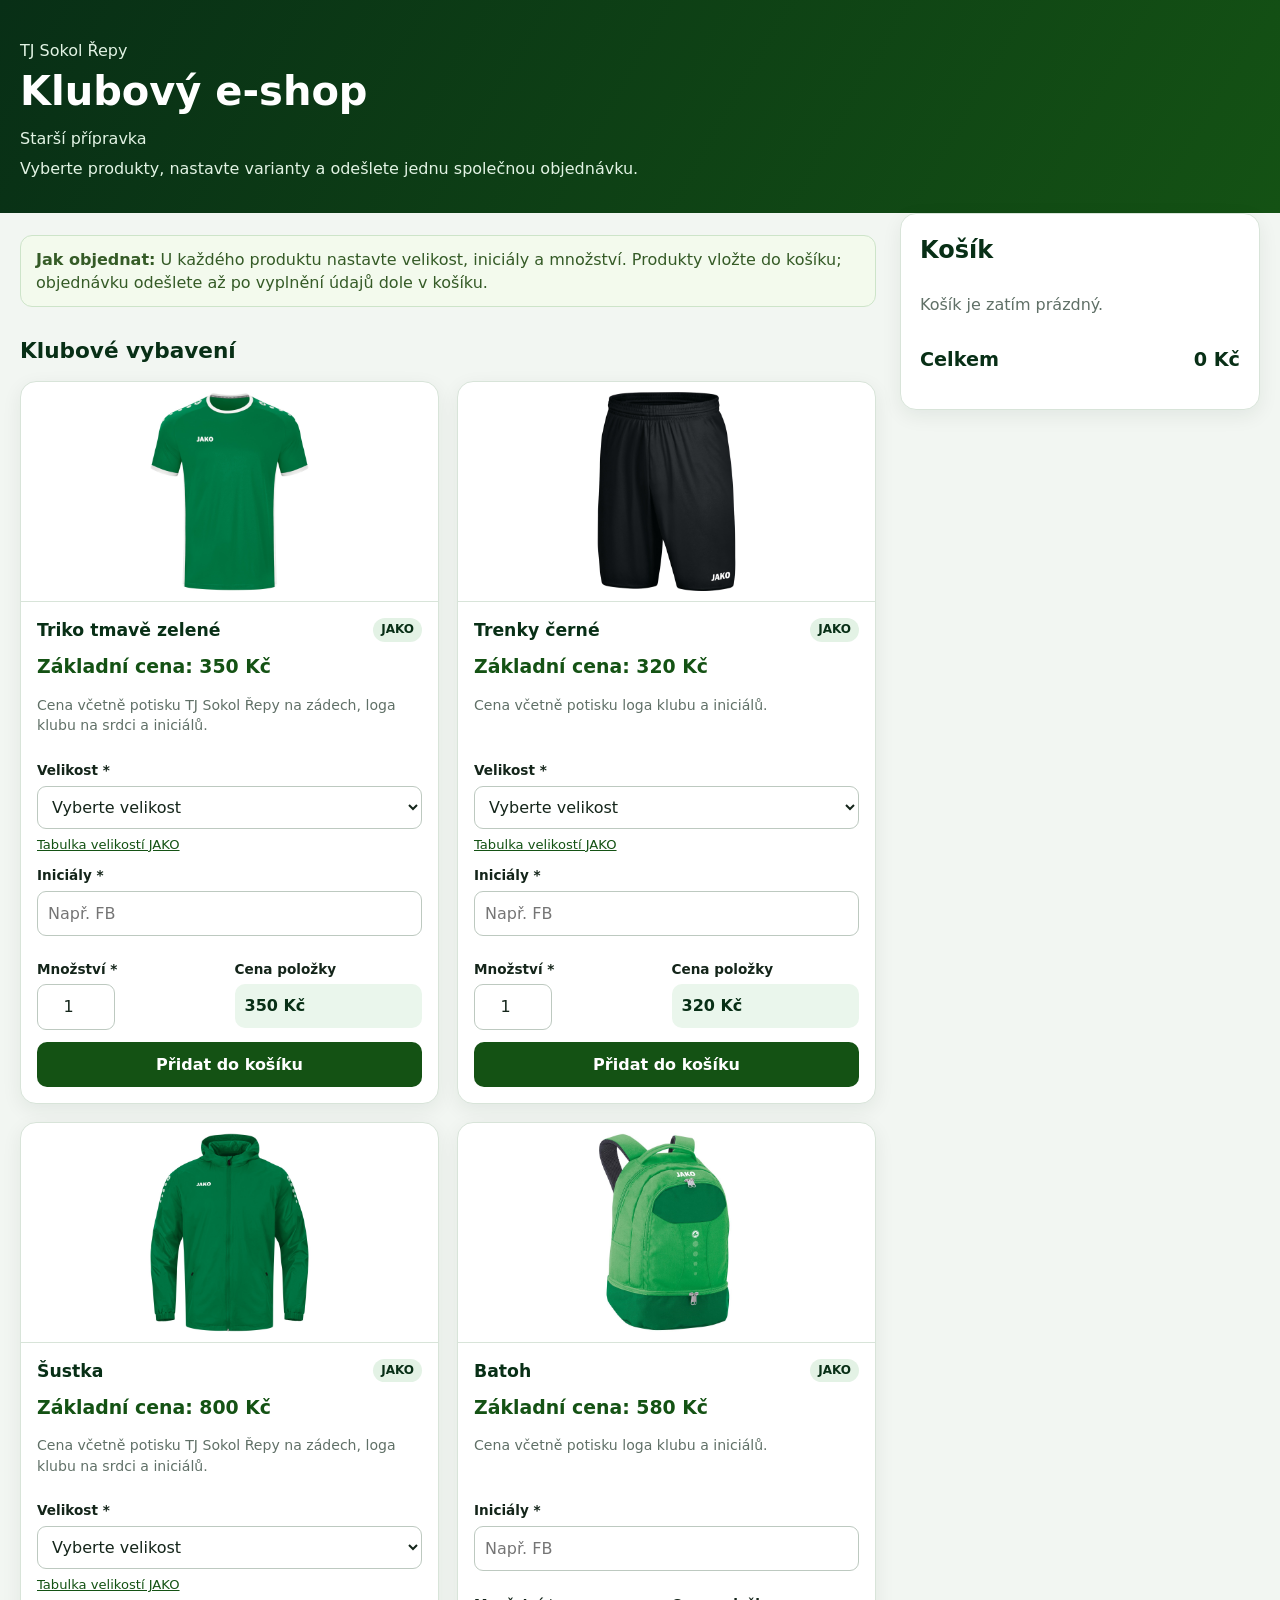
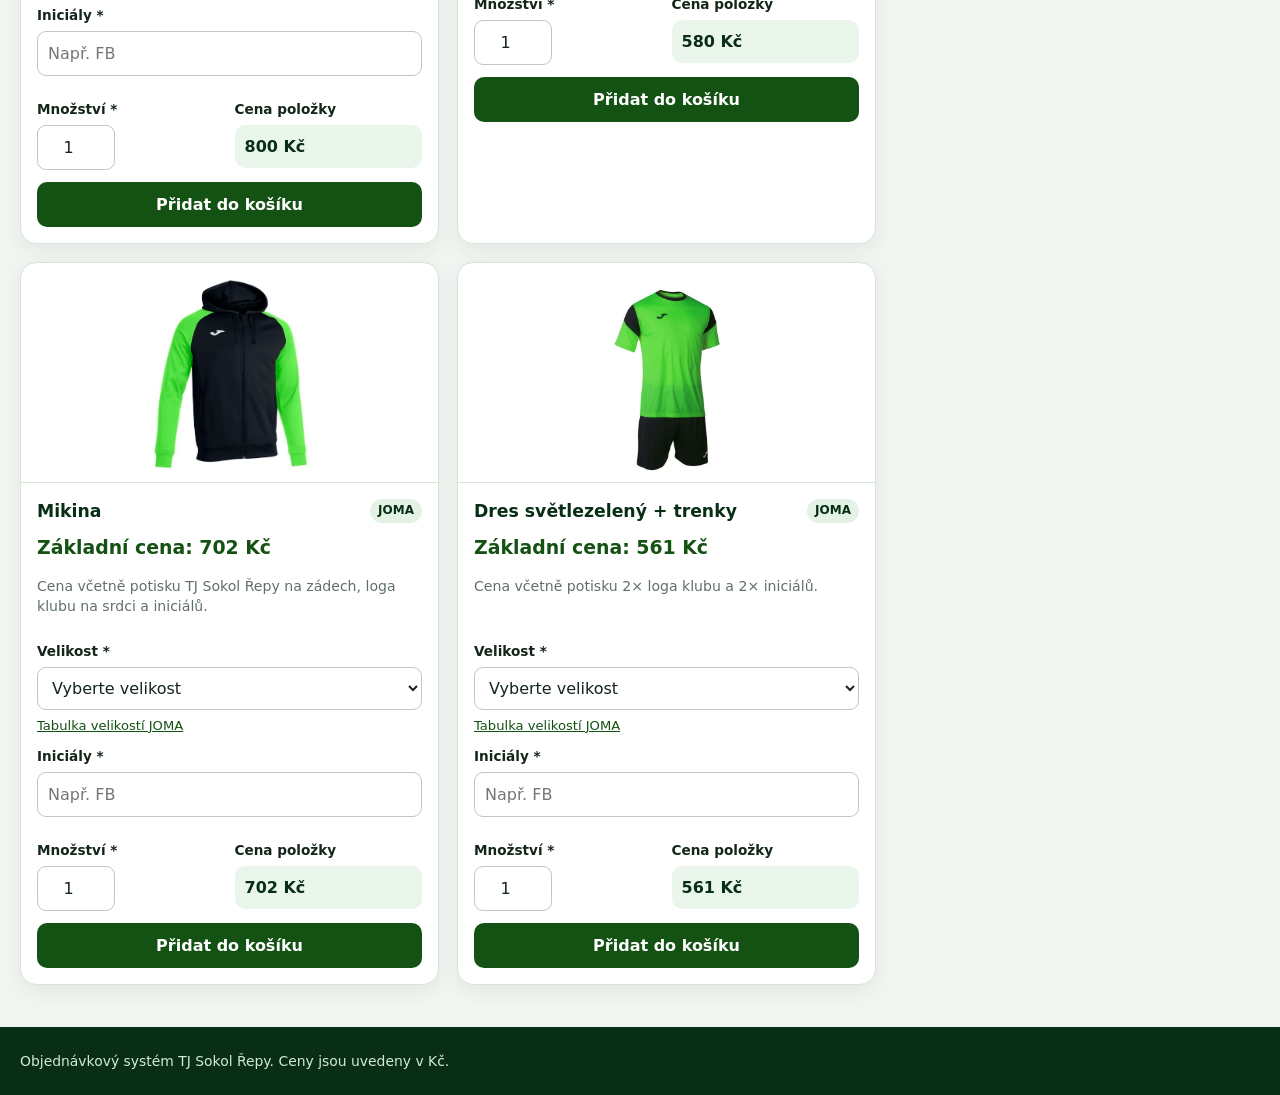
<file: index.html>
<!doctype html>
<html lang="cs">
<head>
  <meta charset="utf-8">
  <meta name="viewport" content="width=device-width, initial-scale=1">

  <title>TJ Sokol Řepy – klubový e-shop SP</title>

  <link rel="stylesheet" href="css/style.css">
</head>

<body>
  <header class="header">
    <div class="header-inner">
      <nav class="shop-navigation" aria-label="Navigace e-shopu">
   <!--    <a href="../" class="back-link">
          ← Zpět na výběr kategorie
        </a>
    -->
    
      </nav>

      <p class="club-label">TJ Sokol Řepy</p>

      <h1>Klubový e-shop</h1>

      <p class="team-label">Starší přípravka</p>

      <p class="header-description">
        Vyberte produkty, nastavte varianty a odešlete jednu společnou objednávku.
      </p>
    </div>
  </header>

  <main class="layout">
    <section class="shop-content">
      <div class="notice">
        <strong>Jak objednat:</strong>
        U každého produktu nastavte velikost, iniciály a množství.
        Produkty vložte do košíku; objednávku odešlete až po vyplnění údajů dole v košíku.
      </div>

      <h2 class="section-title">Klubové vybavení</h2>

      <div id="products" class="products"></div>
    </section>

    <aside class="cart-wrap" aria-label="Košík a objednávka">
      <div class="cart">
        <h2>Košík</h2>

        <div id="cart-items">
          <div class="cart-empty">
            Košík je zatím prázdný.
          </div>
        </div>

        <div class="cart-total">
          <span>Celkem</span>
          <span id="cart-total">0 Kč</span>
        </div>

        <form id="checkout" class="customer hidden">
          <h3>Údaje k objednávce</h3>

          <div class="field">
            <label for="playerName">Celé jméno hráče *</label>
            <input
              id="playerName"
              name="playerName"
              type="text"
              autocomplete="name"
              required
            >
          </div>

          <div class="field">
            <label for="guardianName">Jméno zákonného zástupce *</label>
            <input
              id="guardianName"
              name="guardianName"
              type="text"
              autocomplete="name"
              required
            >
          </div>

          <div class="field">
            <label for="email">E-mail pro potvrzení *</label>
            <input
              id="email"
              name="email"
              type="email"
              autocomplete="email"
              required
            >
          </div>

          <div class="field">
            <label for="phone">Telefon *</label>
            <input
              id="phone"
              name="phone"
              type="tel"
              autocomplete="tel"
              required
            >
          </div>

          <div class="field">
            <label for="note">Poznámka</label>
            <textarea
              id="note"
              name="note"
              rows="3"
            ></textarea>
          </div>

          <button type="submit">
            Závazně odeslat objednávku
          </button>
        </form>
      </div>
    </aside>
  </main>

  <footer class="footer">
    <div class="footer-inner">
      <p>
        Objednávkový systém TJ Sokol Řepy. Ceny jsou uvedeny v Kč.
      </p>
    </div>
  </footer>

  <dialog
    id="order-dialog"
    class="order-dialog"
    aria-labelledby="order-dialog-title"
    aria-describedby="order-dialog-content"
    closedby="none"
  >
    <div class="dialog-content">
      <h2 id="order-dialog-title">Informace o objednávce</h2>

      <div id="order-dialog-content"></div>

      <button
        id="order-dialog-close"
        type="button"
        class="dialog-close-button"
      >
        Rozumím
      </button>
    </div>
  </dialog>

  <script src="js/products.js"></script>
  <script src="js/shop.js"></script>
</body>
</html>
</file>
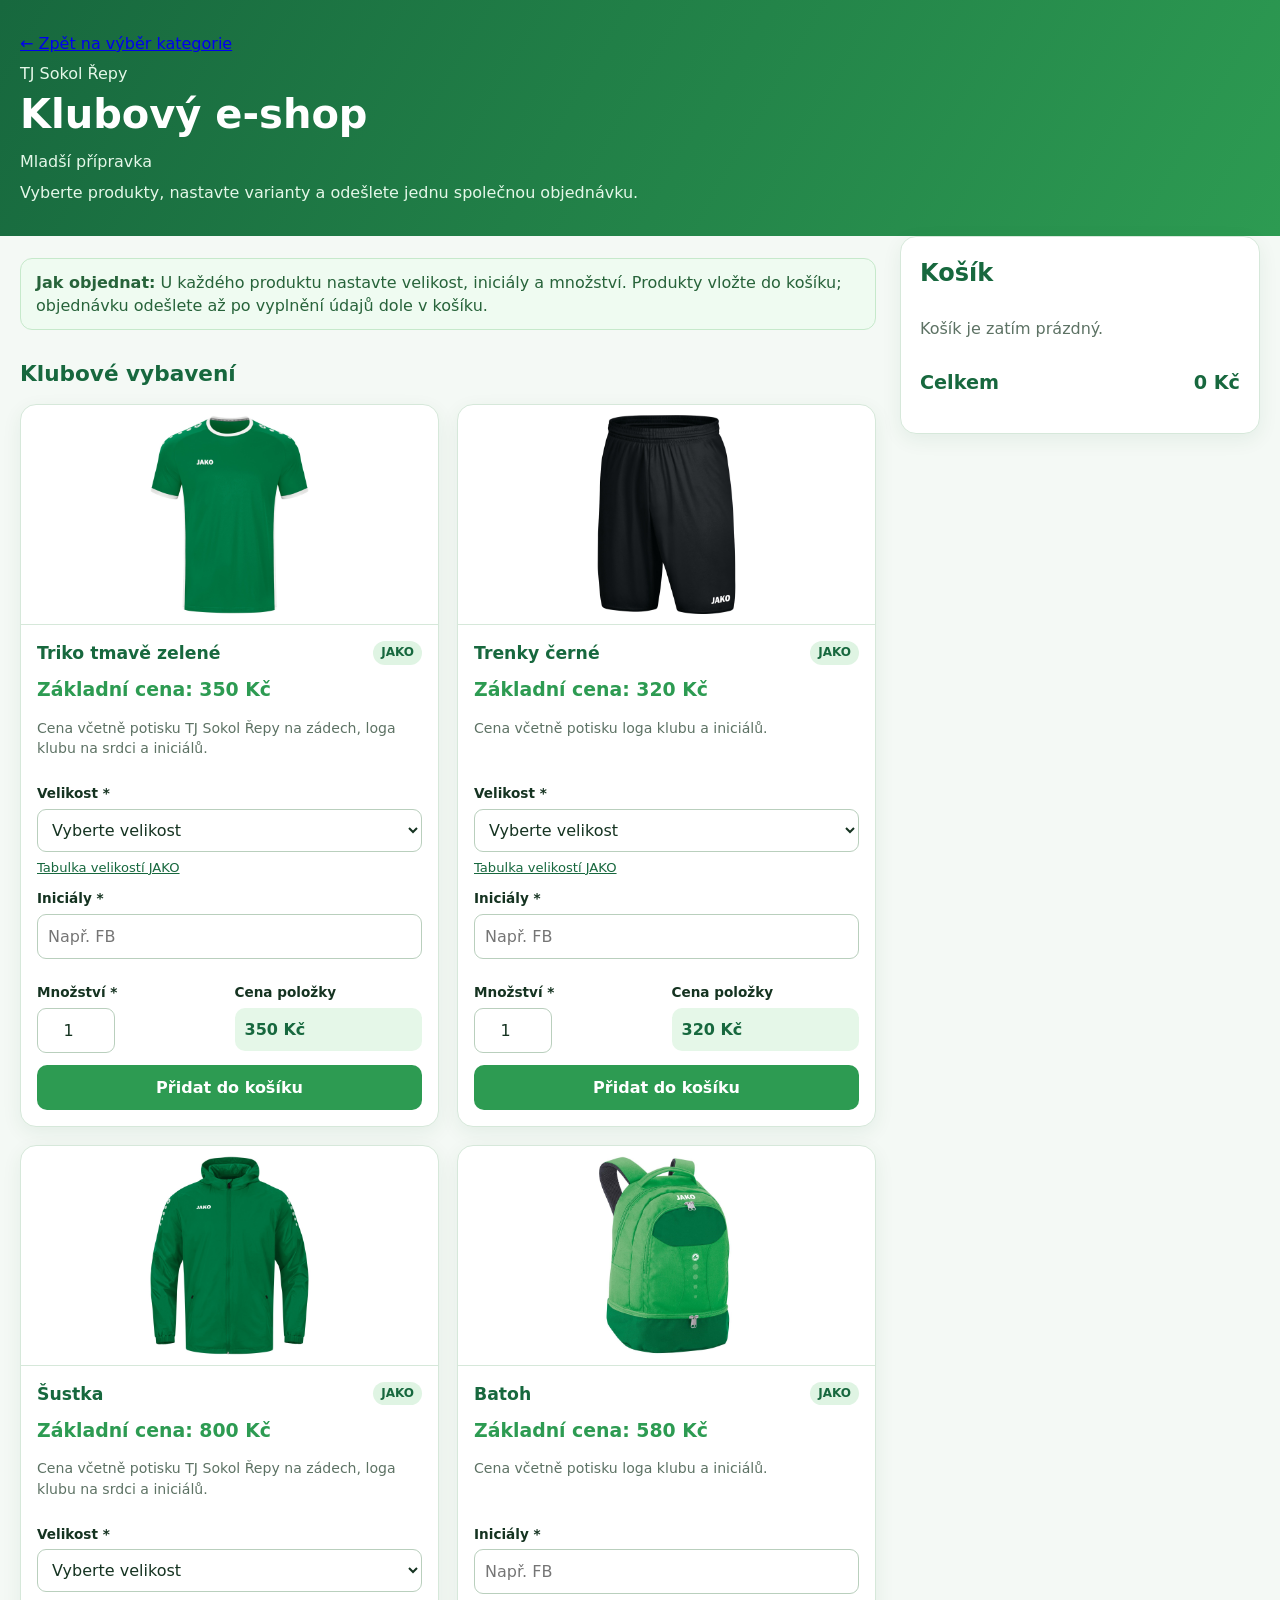
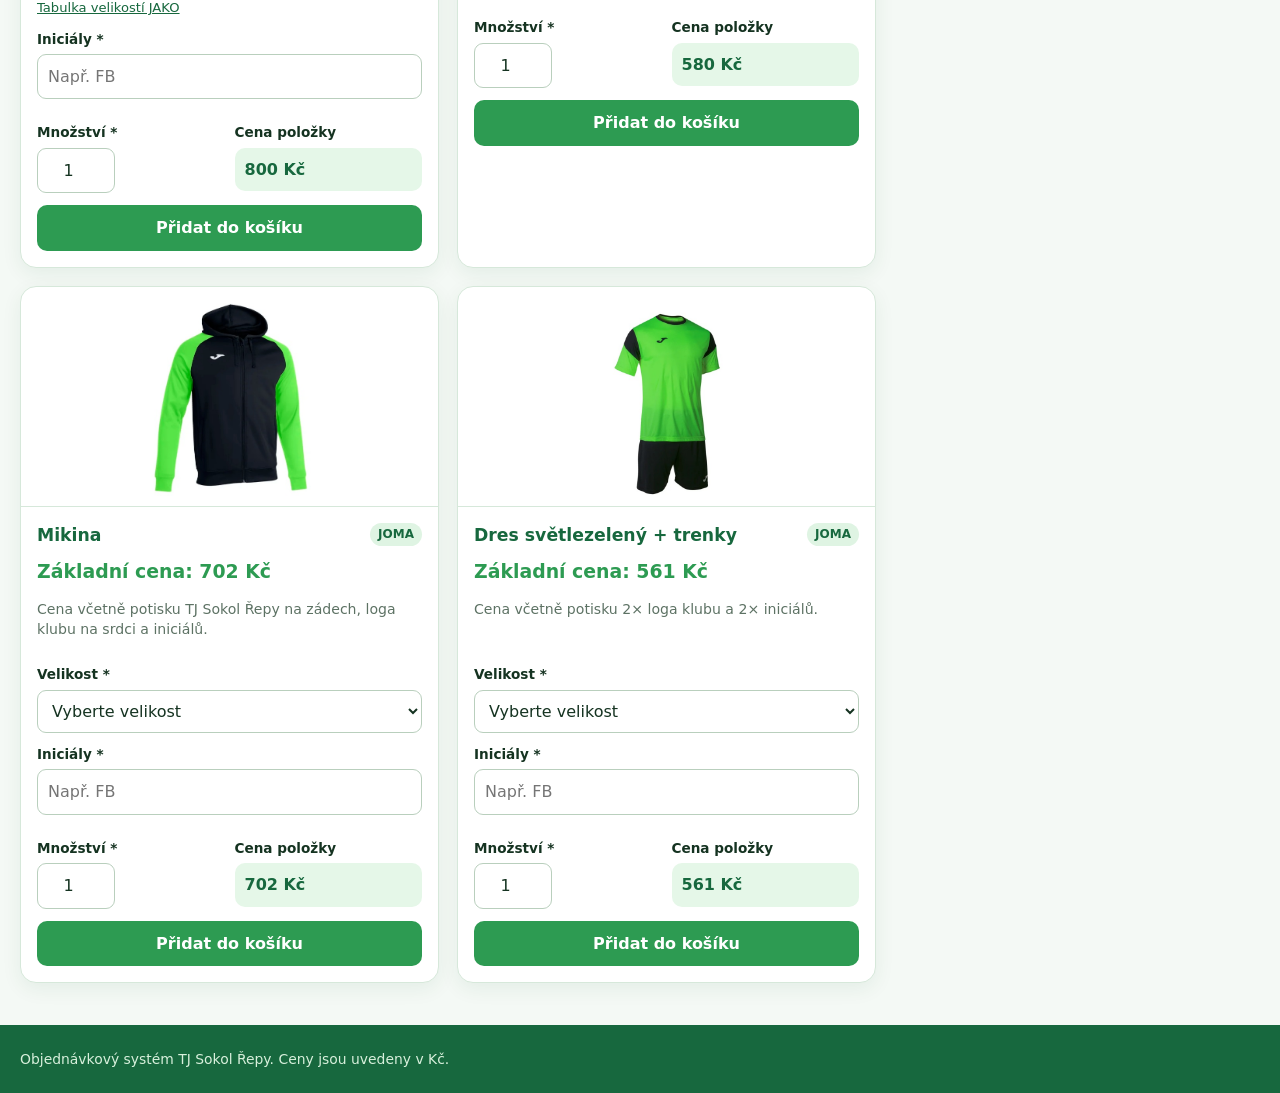
<file: mp/index.html>
<!doctype html>
<html lang="cs">
<head>
  <meta charset="utf-8">
  <meta name="viewport" content="width=device-width, initial-scale=1">

  <title>TJ Sokol Řepy – klubový e-shop MP</title>

  <link rel="stylesheet" href="css/style.css">
</head>

<body>
  <header class="header">
    <div class="header-inner">
      <nav class="shop-navigation" aria-label="Navigace e-shopu">
        <a href="../" class="back-link">
          ← Zpět na výběr kategorie
        </a>
      </nav>

      <p class="club-label">TJ Sokol Řepy</p>

      <h1>Klubový e-shop</h1>

      <p class="team-label">Mladší přípravka</p>

      <p class="header-description">
        Vyberte produkty, nastavte varianty a odešlete jednu společnou objednávku.
      </p>
    </div>
  </header>

  <main class="layout">
    <section class="shop-content">
      <div class="notice">
        <strong>Jak objednat:</strong>
        U každého produktu nastavte velikost, iniciály a množství.
        Produkty vložte do košíku; objednávku odešlete až po vyplnění údajů dole v košíku.
      </div>

      <h2 class="section-title">Klubové vybavení</h2>

      <div id="products" class="products"></div>
    </section>

    <aside class="cart-wrap" aria-label="Košík a objednávka">
      <div class="cart">
        <h2>Košík</h2>

        <div id="cart-items">
          <div class="cart-empty">
            Košík je zatím prázdný.
          </div>
        </div>

        <div class="cart-total">
          <span>Celkem</span>
          <span id="cart-total">0 Kč</span>
        </div>

        <form id="checkout" class="customer hidden">
          <h3>Údaje k objednávce</h3>

          <div class="field">
            <label for="playerName">Celé jméno hráče *</label>
            <input
              id="playerName"
              name="playerName"
              type="text"
              autocomplete="name"
              required
            >
          </div>

          <div class="field">
            <label for="guardianName">Jméno zákonného zástupce *</label>
            <input
              id="guardianName"
              name="guardianName"
              type="text"
              autocomplete="name"
              required
            >
          </div>

          <div class="field">
            <label for="email">E-mail pro potvrzení *</label>
            <input
              id="email"
              name="email"
              type="email"
              autocomplete="email"
              required
            >
          </div>

          <div class="field">
            <label for="phone">Telefon *</label>
            <input
              id="phone"
              name="phone"
              type="tel"
              autocomplete="tel"
              required
            >
          </div>

          <div class="field">
            <label for="note">Poznámka</label>
            <textarea
              id="note"
              name="note"
              rows="3"
            ></textarea>
          </div>

          <button type="submit">
            Závazně odeslat objednávku
          </button>
        </form>
      </div>
    </aside>
  </main>

  <footer class="footer">
    <div class="footer-inner">
      <p>
        Objednávkový systém TJ Sokol Řepy. Ceny jsou uvedeny v Kč.
      </p>
    </div>
  </footer>

  <dialog
    id="order-dialog"
    class="order-dialog"
    aria-labelledby="order-dialog-title"
    aria-describedby="order-dialog-content"
    closedby="none"
  >
    <div class="dialog-content">
      <h2 id="order-dialog-title">Informace o objednávce</h2>

      <div id="order-dialog-content"></div>

      <button
        id="order-dialog-close"
        type="button"
        class="dialog-close-button"
      >
        Rozumím
      </button>
    </div>
  </dialog>

  <script src="js/products.js"></script>
  <script src="js/shop.js"></script>
</body>
</html>
</file>
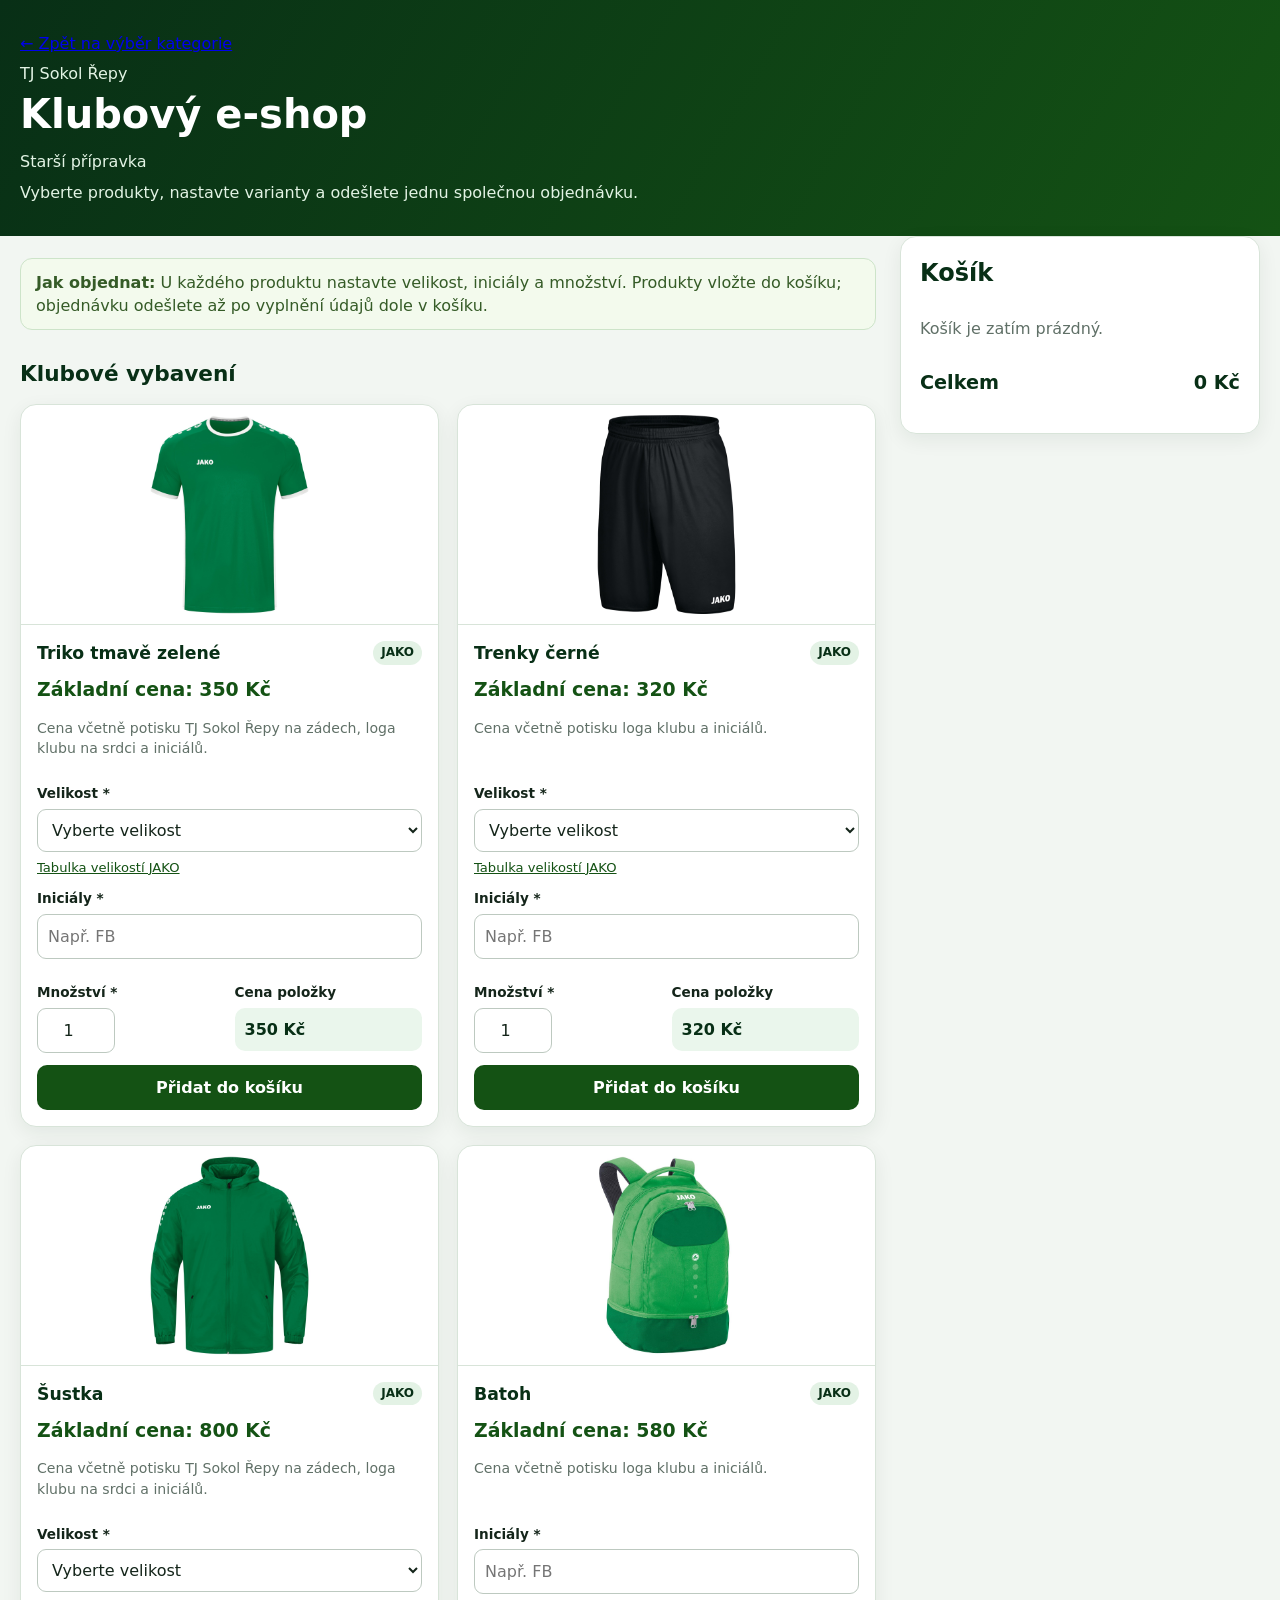
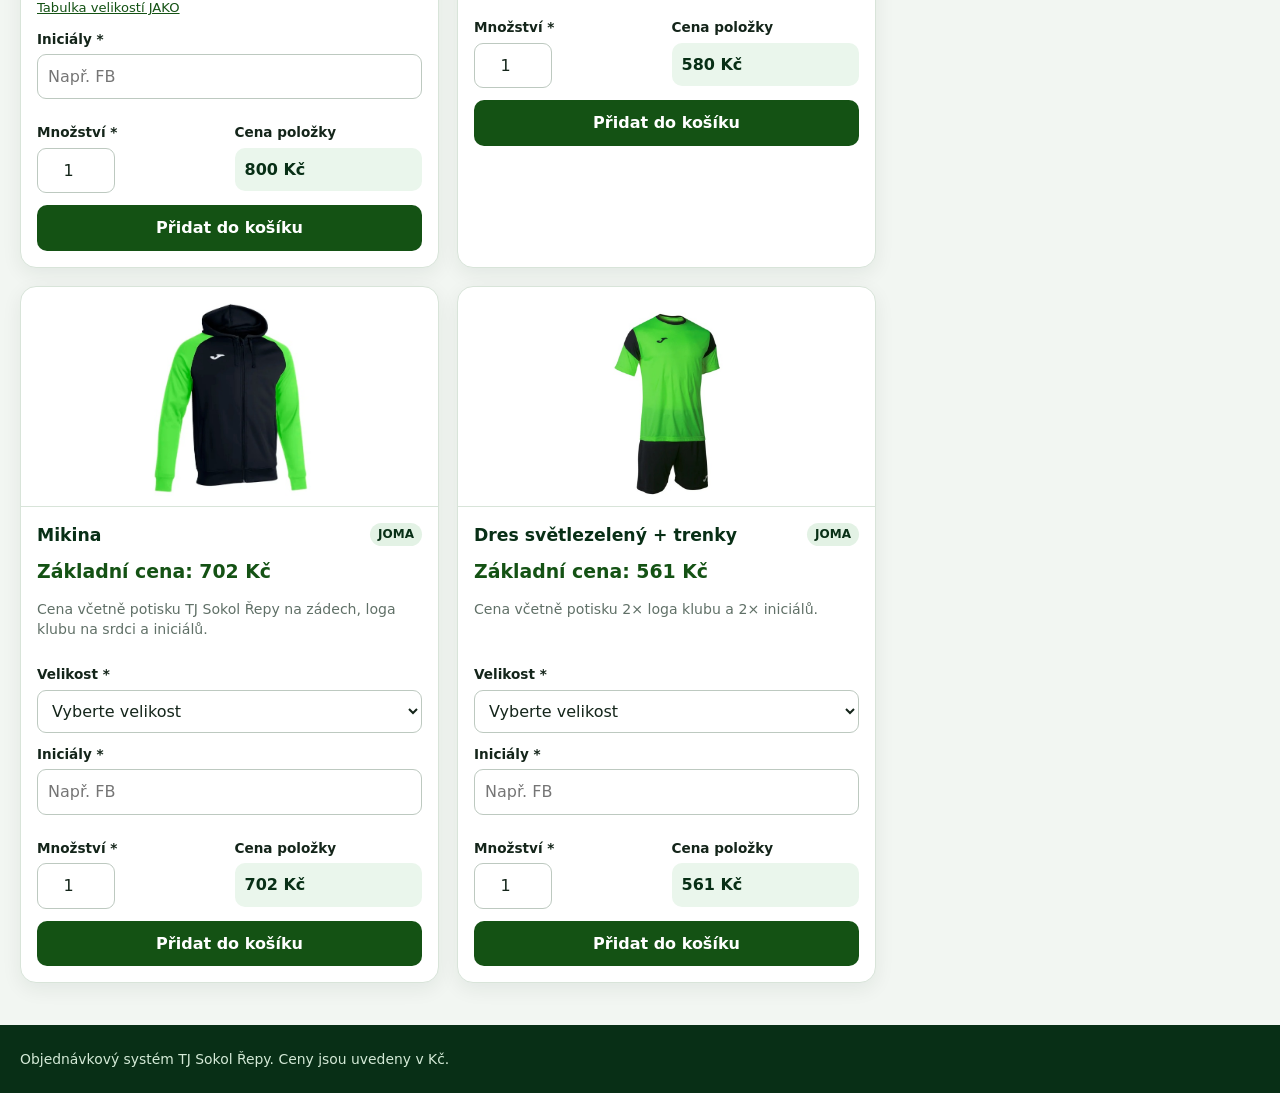
<file: sp/index.html>
<!doctype html>
<html lang="cs">
<head>
  <meta charset="utf-8">
  <meta name="viewport" content="width=device-width, initial-scale=1">

  <title>TJ Sokol Řepy – klubový e-shop SP</title>

  <link rel="stylesheet" href="css/style.css">
</head>

<body>
  <header class="header">
    <div class="header-inner">
      <nav class="shop-navigation" aria-label="Navigace e-shopu">
        <a href="../" class="back-link">
          ← Zpět na výběr kategorie
        </a>
      </nav>

      <p class="club-label">TJ Sokol Řepy</p>

      <h1>Klubový e-shop</h1>

      <p class="team-label">Starší přípravka</p>

      <p class="header-description">
        Vyberte produkty, nastavte varianty a odešlete jednu společnou objednávku.
      </p>
    </div>
  </header>

  <main class="layout">
    <section class="shop-content">
      <div class="notice">
        <strong>Jak objednat:</strong>
        U každého produktu nastavte velikost, iniciály a množství.
        Produkty vložte do košíku; objednávku odešlete až po vyplnění údajů dole v košíku.
      </div>

      <h2 class="section-title">Klubové vybavení</h2>

      <div id="products" class="products"></div>
    </section>

    <aside class="cart-wrap" aria-label="Košík a objednávka">
      <div class="cart">
        <h2>Košík</h2>

        <div id="cart-items">
          <div class="cart-empty">
            Košík je zatím prázdný.
          </div>
        </div>

        <div class="cart-total">
          <span>Celkem</span>
          <span id="cart-total">0 Kč</span>
        </div>

        <form id="checkout" class="customer hidden">
          <h3>Údaje k objednávce</h3>

          <div class="field">
            <label for="playerName">Celé jméno hráče *</label>
            <input
              id="playerName"
              name="playerName"
              type="text"
              autocomplete="name"
              required
            >
          </div>

          <div class="field">
            <label for="guardianName">Jméno zákonného zástupce *</label>
            <input
              id="guardianName"
              name="guardianName"
              type="text"
              autocomplete="name"
              required
            >
          </div>

          <div class="field">
            <label for="email">E-mail pro potvrzení *</label>
            <input
              id="email"
              name="email"
              type="email"
              autocomplete="email"
              required
            >
          </div>

          <div class="field">
            <label for="phone">Telefon *</label>
            <input
              id="phone"
              name="phone"
              type="tel"
              autocomplete="tel"
              required
            >
          </div>

          <div class="field">
            <label for="note">Poznámka</label>
            <textarea
              id="note"
              name="note"
              rows="3"
            ></textarea>
          </div>

          <button type="submit">
            Závazně odeslat objednávku
          </button>
        </form>
      </div>
    </aside>
  </main>

  <footer class="footer">
    <div class="footer-inner">
      <p>
        Objednávkový systém TJ Sokol Řepy. Ceny jsou uvedeny v Kč.
      </p>
    </div>
  </footer>

  <dialog
    id="order-dialog"
    class="order-dialog"
    aria-labelledby="order-dialog-title"
    aria-describedby="order-dialog-content"
    closedby="none"
  >
    <div class="dialog-content">
      <h2 id="order-dialog-title">Informace o objednávce</h2>

      <div id="order-dialog-content"></div>

      <button
        id="order-dialog-close"
        type="button"
        class="dialog-close-button"
      >
        Rozumím
      </button>
    </div>
  </dialog>

  <script src="js/products.js"></script>
  <script src="js/shop.js"></script>
</body>
</html>
</file>
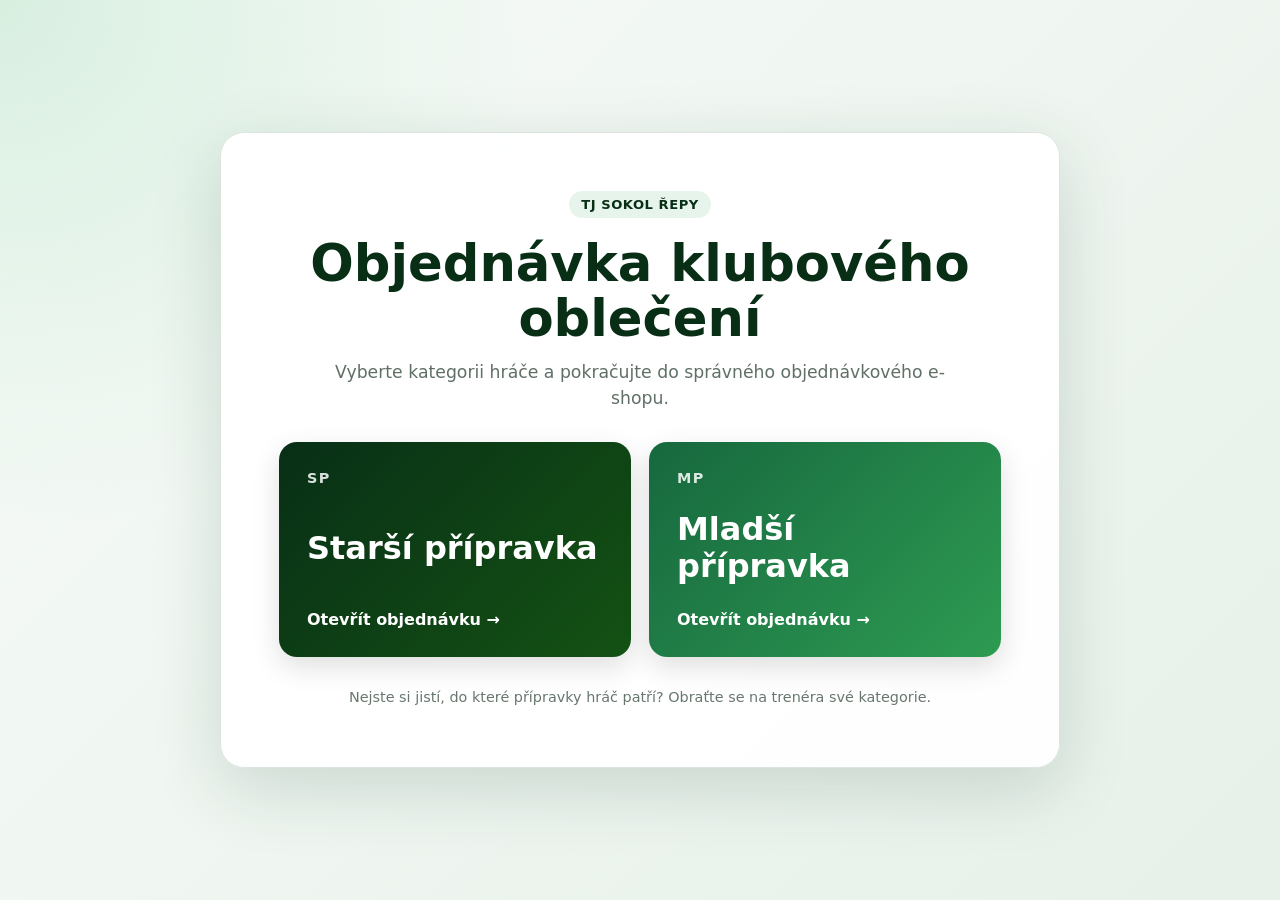
<file: index-backup-rozcestnik.html>
<!doctype html>
<html lang="cs">
<head>
  <meta charset="utf-8">
  <meta name="viewport" content="width=device-width, initial-scale=1">

  <title>TJ Sokol Řepy – objednávka oblečení 2026</title>

  <style>
    :root {
      --sp-dark: #082f16;
      --sp-green: #145214;
      --mp-dark: #17683e;
      --mp-green: #2d9b52;

      --page-bg: #f3f6f4;
      --ink: #15241c;
      --muted: #607067;
      --line: #dce6df;
    }

    * {
      box-sizing: border-box;
    }

    body {
      display: grid;
      min-height: 100vh;
      margin: 0;
      padding: 22px;
      place-items: center;
      color: var(--ink);
      background:
        radial-gradient(circle at top left, #d8efe0 0, transparent 34%),
        linear-gradient(135deg, #f7fbf8, #e7f0e9);
      font-family: Inter, system-ui, -apple-system, "Segoe UI", Roboto, Arial, sans-serif;
    }

    main {
      width: min(100%, 840px);
      padding: clamp(28px, 6vw, 58px);
      border: 1px solid var(--line);
      border-radius: 24px;
      background: rgba(255, 255, 255, 0.96);
      box-shadow: 0 20px 70px rgba(13, 62, 38, 0.16);
      text-align: center;
    }

    .club {
      display: inline-block;
      padding: 6px 12px;
      border-radius: 99px;
      color: var(--sp-dark);
      background: #e7f4eb;
      font-size: 0.82rem;
      font-weight: 800;
      letter-spacing: 0.04em;
      text-transform: uppercase;
    }

    h1 {
      margin: 18px 0 12px;
      color: var(--sp-dark);
      font-size: clamp(2rem, 5vw, 3.2rem);
      line-height: 1.08;
    }

    .intro {
      max-width: 620px;
      margin: 0 auto 30px;
      color: var(--muted);
      font-size: 1.08rem;
      line-height: 1.55;
    }

    .teams {
      display: grid;
      grid-template-columns: repeat(2, 1fr);
      gap: 18px;
    }

    .team-card {
      display: flex;
      min-height: 215px;
      padding: 28px;
      border-radius: 18px;
      color: #ffffff;
      box-shadow: 0 10px 28px rgba(0, 0, 0, 0.13);
      text-align: left;
      text-decoration: none;
      flex-direction: column;
      justify-content: space-between;
      transition: transform 0.2s ease, box-shadow 0.2s ease;
    }

    .team-card:hover,
    .team-card:focus-visible {
      outline: 3px solid #a4d8b4;
      outline-offset: 3px;
      box-shadow: 0 15px 35px rgba(0, 0, 0, 0.22);
      transform: translateY(-4px);
    }

    /* SP: tmavší zelená */
    .team-card.sp {
      background: linear-gradient(135deg, var(--sp-dark), var(--sp-green));
    }

    /* MP: světlejší zelená */
    .team-card.mp {
      background: linear-gradient(135deg, var(--mp-dark), var(--mp-green));
    }

    .team-code {
      color: rgba(255, 255, 255, 0.85);
      font-size: 0.9rem;
      font-weight: 800;
      letter-spacing: 0.1em;
    }

    .team-name {
      font-size: clamp(1.4rem, 3vw, 2rem);
      font-weight: 850;
      line-height: 1.15;
    }

    .team-action {
      font-weight: 750;
    }

    .help {
      margin: 30px 0 0;
      color: #68776e;
      font-size: 0.9rem;
      line-height: 1.5;
    }

    @media (max-width: 620px) {
      body {
        padding: 14px;
      }

      main {
        padding: 28px 20px;
      }

      .teams {
        grid-template-columns: 1fr;
      }

      .team-card {
        min-height: 165px;
      }
    }
  </style>
</head>

<body>
  <main>
    <span class="club">TJ Sokol Řepy</span>

    <h1>Objednávka klubového oblečení</h1>

    <p class="intro">
      Vyberte kategorii hráče a pokračujte do správného objednávkového e-shopu.
    </p>

    <div class="teams">
      <a class="team-card sp" href="sp/">
        <span class="team-code">SP</span>
        <span class="team-name">Starší přípravka</span>
        <span class="team-action">Otevřít objednávku →</span>
      </a>

      <a class="team-card mp" href="mp/">
        <span class="team-code">MP</span>
        <span class="team-name">Mladší přípravka</span>
        <span class="team-action">Otevřít objednávku →</span>
      </a>
    </div>

    <p class="help">
      Nejste si jistí, do které přípravky hráč patří?
      Obraťte se na trenéra své kategorie.
    </p>
  </main>
</body>
</html>
</file>
<file: css/style.css>
:root {
  --green: #145214;
  --dark: #082f16;
  --bg: #f2f6f2;
  --ink: #14251a;
  --muted: #607067;
  --line: #d8e4d9;
  --danger: #b42318;
}

* {
  box-sizing: border-box;
}

body {
  margin: 0;
  background: var(--bg);
  color: var(--ink);
  font-family: Inter, system-ui, -apple-system, "Segoe UI", Roboto, Arial, sans-serif;
  line-height: 1.45;
}

.header {
  padding: 32px 20px;
  color: white;
  background: linear-gradient(120deg, var(--dark), var(--green));
}

.header-inner,
.layout,
.footer-inner {
  max-width: 1280px;
  margin: auto;
}

.header h1 {
  margin: 0;
  font-size: clamp(1.7rem, 4vw, 2.5rem);
}

.header p {
  margin: 7px 0 0;
  color: #e2f3e4;
}

.layout {
  display: grid;
  grid-template-columns: minmax(0, 1fr) 360px;
  gap: 24px;
  padding: 0 20px 42px;
}

.notice {
  margin: 22px 0;
  padding: 12px 15px;
  border: 1px solid #cde4c9;
  border-radius: 12px;
  background: #f3faed;
  color: #355b27;
}

.section-title {
  margin: 28px 0 15px;
  color: var(--dark);
  font-size: 1.35rem;
}

.products {
  display: grid;
  grid-template-columns: repeat(auto-fill, minmax(280px, 1fr));
  gap: 18px;
}

.product-card,
.cart {
  border: 1px solid var(--line);
  border-radius: 16px;
  background: white;
  box-shadow: 0 6px 20px rgba(8, 47, 22, 0.07);
}

.product-card {
  overflow: hidden;
}

.product-image {
  display: block;
  width: 100%;
  height: 220px;
  padding: 10px;
  object-fit: contain;
  border-bottom: 1px solid var(--line);
}

.product-body {
  padding: 16px;
}

.product-head {
  display: flex;
  gap: 12px;
  justify-content: space-between;
  align-items: flex-start;
}

.product-title {
  margin: 0;
  color: var(--dark);
  font-size: 1.08rem;
}

.brand {
  padding: 3px 8px;
  border-radius: 20px;
  background: #e3f2e5;
  color: var(--dark);
  font-size: 0.75rem;
  font-weight: 700;
}

.base-price {
  margin: 10px 0;
  color: var(--green);
  font-size: 1.18rem;
  font-weight: 800;
}

.description {
  min-height: 52px;
  color: var(--muted);
  font-size: 0.88rem;
}

.field {
  margin: 12px 0;
}

.field label {
  display: block;
  margin-bottom: 5px;
  font-size: 0.85rem;
  font-weight: 700;
}

.field input,
.field select,
.field textarea {
  width: 100%;
  max-width: 100%;
  padding: 10px;
  border: 1px solid #bdc9c0;
  border-radius: 9px;
  background: white;
  color: var(--ink);
  font: inherit;
}

.field input:focus,
.field select:focus,
.field textarea:focus {
  outline: 3px solid #cce8d1;
  border-color: var(--green);
}

.size-guide {
  display: block;
  margin-top: 6px;
}

.size-guide a {
  color: var(--green);
  font-size: 0.82rem;
}

.two-col {
  display: grid;
  grid-template-columns: 1fr 1fr;
  gap: 10px;
}

.quantity input {
  width: 78px;
  text-align: center;
}

.price-preview {
  padding: 10px;
  border-radius: 10px;
  background: #eaf6ec;
  color: var(--dark);
  font-weight: 800;
}

button {
  width: 100%;
  max-width: 100%;
  padding: 11px 14px;
  border: 0;
  border-radius: 10px;
  background: var(--green);
  color: white;
  cursor: pointer;
  font: inherit;
  font-weight: 750;
}

button:hover:not(:disabled) {
  background: var(--dark);
}

button:disabled {
  cursor: wait;
  opacity: 0.7;
}

.cart-wrap {
  min-width: 0;
  align-self: start;
}

.cart {
  min-width: 0;
  padding: 19px;
  overflow: visible;
}

.cart h2 {
  margin: 0 0 14px;
  color: var(--dark);
}

.cart-empty {
  padding: 12px 0;
  color: var(--muted);
}

.cart-item {
  padding: 13px 0;
  border-bottom: 1px solid var(--line);
}

.cart-name {
  font-weight: 800;
}

.cart-meta {
  margin: 5px 0;
  color: var(--muted);
  font-size: 0.84rem;
}

.remove-item {
  width: auto;
  margin-top: 8px;
  padding: 7px 10px;
  background: #ebf3ec;
  color: var(--dark);
  font-size: 0.82rem;
}

.remove-item:hover {
  background: #d5e7d8;
}

.cart-total {
  display: flex;
  justify-content: space-between;
  margin: 17px 0;
  color: var(--dark);
  font-size: 1.2rem;
  font-weight: 850;
}

.customer {
  width: 100%;
  max-width: 100%;
  margin-top: 18px;
  padding-top: 14px;
  border-top: 1px solid var(--line);
}

.customer h3 {
  margin: 0 0 10px;
  color: var(--dark);
}

.customer button[type="submit"] {
  display: block;
  min-height: 52px;
  margin: 14px 0 12px;
  white-space: normal;
  line-height: 1.25;
}

.status {
  display: block;
  margin: 14px 0 4px;
  padding: 14px;
  border-radius: 10px;
  line-height: 1.5;
}

.status.hidden {
  display: none;
}

.status.sending {
  border: 1px solid #ead792;
  background: #fff8dc;
  color: #715900;
}

.status.ok {
  border: 1px solid #b9dfc0;
  background: #eaf8ed;
  color: #17683e;
}

.status.error {
  border: 1px solid #f5c2bd;
  background: #fff0ef;
  color: #8f1c13;
}

.hidden {
  display: none !important;
}

.footer {
  padding: 24px 20px;
  background: var(--dark);
  color: #d4ead7;
}

.footer p {
  margin: 0;
  font-size: 0.87rem;
}

.order-dialog {
  width: min(92vw, 520px);
  padding: 0;
  border: 0;
  border-radius: 16px;
  color: var(--ink);
  background: white;
  box-shadow: 0 24px 70px rgba(0, 0, 0, 0.35);
}

.order-dialog::backdrop {
  background: rgba(0, 0, 0, 0.58);
  backdrop-filter: blur(2px);
}

.dialog-content {
  padding: 26px;
}

.dialog-content h2 {
  margin: 0 0 15px;
  color: var(--dark);
  font-size: 1.45rem;
}

.dialog-content p {
  margin: 10px 0;
}

.dialog-close-button {
  display: block;
  width: 100%;
  min-height: 48px;
  margin-top: 22px;
  background: var(--green);
  color: white;
}

/* Desktop: košík je vpravo a zůstává při rolování viditelný */
@media (min-width: 901px) {
  .cart-wrap {
    position: sticky;
    top: 16px;
    max-height: calc(100vh - 32px);
  }

  .cart {
    max-height: calc(100vh - 32px);
    overflow-y: auto;
  }
}

/* Telefon a tablet: košík je pod produkty a nic nepřekrývá */
@media (max-width: 900px) {
  .layout {
    grid-template-columns: 1fr;
  }

  .cart-wrap {
    position: static;
    width: 100%;
    max-height: none;
    margin-top: 6px;
  }

  .cart {
    width: 100%;
    max-height: none;
    overflow: visible;
  }
}

@media (max-width: 500px) {
  .layout {
    padding: 0 12px 30px;
  }

  .header {
    padding: 24px 14px;
  }

  .products {
    grid-template-columns: 1fr;
  }

  .two-col {
    grid-template-columns: 1fr;
  }

  .quantity input {
    width: 100%;
  }
}
</file>
<file: mp/css/style.css>
:root {
  --green: #2d9b52;
  --dark: #17683e;
  --bg: #f4f9f5;
  --ink: #153321;
  --muted: #5d7264;
  --line: #d6e8da;
  --danger: #b42318;
}

* {
  box-sizing: border-box;
}

body {
  margin: 0;
  background: var(--bg);
  color: var(--ink);
  font-family: Inter, system-ui, -apple-system, "Segoe UI", Roboto, Arial, sans-serif;
  line-height: 1.45;
}

.header {
  padding: 32px 20px;
  color: white;
  background: linear-gradient(120deg, var(--dark), var(--green));
}

.header-inner,
.layout,
.footer-inner {
  max-width: 1280px;
  margin: auto;
}

.header h1 {
  margin: 0;
  font-size: clamp(1.7rem, 4vw, 2.5rem);
}

.header p {
  margin: 7px 0 0;
  color: #e4f7e8;
}

.layout {
  display: grid;
  grid-template-columns: minmax(0, 1fr) 360px;
  gap: 24px;
  padding: 0 20px 42px;
}

.notice {
  margin: 22px 0;
  padding: 12px 15px;
  border: 1px solid #c6e9cb;
  border-radius: 12px;
  background: #effbf1;
  color: #27633a;
}

.section-title {
  margin: 28px 0 15px;
  color: var(--dark);
  font-size: 1.35rem;
}

.products {
  display: grid;
  grid-template-columns: repeat(auto-fill, minmax(280px, 1fr));
  gap: 18px;
}

.product-card,
.cart {
  border: 1px solid var(--line);
  border-radius: 16px;
  background: white;
  box-shadow: 0 6px 20px rgba(21, 92, 48, 0.07);
}

.product-card {
  overflow: hidden;
}

.product-image {
  display: block;
  width: 100%;
  height: 220px;
  padding: 10px;
  object-fit: contain;
  border-bottom: 1px solid var(--line);
}

.product-body {
  padding: 16px;
}

.product-head {
  display: flex;
  gap: 12px;
  justify-content: space-between;
  align-items: flex-start;
}

.product-title {
  margin: 0;
  color: var(--dark);
  font-size: 1.08rem;
}

.brand {
  padding: 3px 8px;
  border-radius: 20px;
  background: #dff4e3;
  color: var(--dark);
  font-size: 0.75rem;
  font-weight: 700;
}

.base-price {
  margin: 10px 0;
  color: var(--green);
  font-size: 1.18rem;
  font-weight: 800;
}

.description {
  min-height: 52px;
  color: var(--muted);
  font-size: 0.88rem;
}

.field {
  margin: 12px 0;
}

.field label {
  display: block;
  margin-bottom: 5px;
  font-size: 0.85rem;
  font-weight: 700;
}

.field input,
.field select,
.field textarea {
  width: 100%;
  max-width: 100%;
  padding: 10px;
  border: 1px solid #b9cfbd;
  border-radius: 9px;
  background: white;
  color: var(--ink);
  font: inherit;
}

.field input:focus,
.field select:focus,
.field textarea:focus {
  outline: 3px solid #cbeed2;
  border-color: var(--green);
}

.size-guide {
  display: block;
  margin-top: 6px;
}

.size-guide a {
  color: var(--dark);
  font-size: 0.82rem;
}

.two-col {
  display: grid;
  grid-template-columns: 1fr 1fr;
  gap: 10px;
}

.quantity input {
  width: 78px;
  text-align: center;
}

.price-preview {
  padding: 10px;
  border-radius: 10px;
  background: #e5f7e8;
  color: var(--dark);
  font-weight: 800;
}

button {
  width: 100%;
  max-width: 100%;
  padding: 11px 14px;
  border: 0;
  border-radius: 10px;
  background: var(--green);
  color: white;
  cursor: pointer;
  font: inherit;
  font-weight: 750;
}

button:hover:not(:disabled) {
  background: var(--dark);
}

button:disabled {
  cursor: wait;
  opacity: 0.7;
}

.cart-wrap {
  min-width: 0;
  align-self: start;
}

.cart {
  min-width: 0;
  padding: 19px;
  overflow: visible;
}

.cart h2 {
  margin: 0 0 14px;
  color: var(--dark);
}

.cart-empty {
  padding: 12px 0;
  color: var(--muted);
}

.cart-item {
  padding: 13px 0;
  border-bottom: 1px solid var(--line);
}

.cart-name {
  font-weight: 800;
}

.cart-meta {
  margin: 5px 0;
  color: var(--muted);
  font-size: 0.84rem;
}

.remove-item {
  width: auto;
  margin-top: 8px;
  padding: 7px 10px;
  background: #e5f2e7;
  color: var(--dark);
  font-size: 0.82rem;
}

.remove-item:hover {
  background: #d1ead6;
}

.cart-total {
  display: flex;
  justify-content: space-between;
  margin: 17px 0;
  color: var(--dark);
  font-size: 1.2rem;
  font-weight: 850;
}

.customer {
  width: 100%;
  max-width: 100%;
  margin-top: 18px;
  padding-top: 14px;
  border-top: 1px solid var(--line);
}

.customer h3 {
  margin: 0 0 10px;
  color: var(--dark);
}

.customer button[type="submit"] {
  display: block;
  min-height: 52px;
  margin: 14px 0 12px;
  white-space: normal;
  line-height: 1.25;
}

.status {
  display: block;
  margin: 14px 0 4px;
  padding: 14px;
  border-radius: 10px;
  line-height: 1.5;
}

.status.hidden {
  display: none;
}

.status.sending {
  border: 1px solid #ead792;
  background: #fff8dc;
  color: #715900;
}

.status.ok {
  border: 1px solid #b9dfc0;
  background: #eaf8ed;
  color: #17683e;
}

.status.error {
  border: 1px solid #f5c2bd;
  background: #fff0ef;
  color: #8f1c13;
}

.hidden {
  display: none !important;
}

.footer {
  padding: 24px 20px;
  background: var(--dark);
  color: #d8f0dc;
}

.footer p {
  margin: 0;
  font-size: 0.87rem;
}

.order-dialog {
  width: min(92vw, 520px);
  padding: 0;
  border: 0;
  border-radius: 16px;
  color: var(--ink);
  background: white;
  box-shadow: 0 24px 70px rgba(0, 0, 0, 0.35);
}

.order-dialog::backdrop {
  background: rgba(0, 0, 0, 0.58);
  backdrop-filter: blur(2px);
}

.dialog-content {
  padding: 26px;
}

.dialog-content h2 {
  margin: 0 0 15px;
  color: var(--dark);
  font-size: 1.45rem;
}

.dialog-content p {
  margin: 10px 0;
}

.dialog-close-button {
  display: block;
  width: 100%;
  min-height: 48px;
  margin-top: 22px;
  background: var(--green);
  color: white;
}

/* Desktop: košík je vpravo a zůstává při rolování viditelný */
@media (min-width: 901px) {
  .cart-wrap {
    position: sticky;
    top: 16px;
    max-height: calc(100vh - 32px);
  }

  .cart {
    max-height: calc(100vh - 32px);
    overflow-y: auto;
  }
}

/* Telefon a tablet: košík je pod produkty a nic nepřekrývá */
@media (max-width: 900px) {
  .layout {
    grid-template-columns: 1fr;
  }

  .cart-wrap {
    position: static;
    width: 100%;
    max-height: none;
    margin-top: 6px;
  }

  .cart {
    width: 100%;
    max-height: none;
    overflow: visible;
  }
}

@media (max-width: 500px) {
  .layout {
    padding: 0 12px 30px;
  }

  .header {
    padding: 24px 14px;
  }

  .products {
    grid-template-columns: 1fr;
  }

  .two-col {
    grid-template-columns: 1fr;
  }

  .quantity input {
    width: 100%;
  }
}
</file>
<file: sp/css/style.css>
:root {
  --green: #145214;
  --dark: #082f16;
  --bg: #f2f6f2;
  --ink: #14251a;
  --muted: #607067;
  --line: #d8e4d9;
  --danger: #b42318;
}

* {
  box-sizing: border-box;
}

body {
  margin: 0;
  background: var(--bg);
  color: var(--ink);
  font-family: Inter, system-ui, -apple-system, "Segoe UI", Roboto, Arial, sans-serif;
  line-height: 1.45;
}

.header {
  padding: 32px 20px;
  color: white;
  background: linear-gradient(120deg, var(--dark), var(--green));
}

.header-inner,
.layout,
.footer-inner {
  max-width: 1280px;
  margin: auto;
}

.header h1 {
  margin: 0;
  font-size: clamp(1.7rem, 4vw, 2.5rem);
}

.header p {
  margin: 7px 0 0;
  color: #e2f3e4;
}

.layout {
  display: grid;
  grid-template-columns: minmax(0, 1fr) 360px;
  gap: 24px;
  padding: 0 20px 42px;
}

.notice {
  margin: 22px 0;
  padding: 12px 15px;
  border: 1px solid #cde4c9;
  border-radius: 12px;
  background: #f3faed;
  color: #355b27;
}

.section-title {
  margin: 28px 0 15px;
  color: var(--dark);
  font-size: 1.35rem;
}

.products {
  display: grid;
  grid-template-columns: repeat(auto-fill, minmax(280px, 1fr));
  gap: 18px;
}

.product-card,
.cart {
  border: 1px solid var(--line);
  border-radius: 16px;
  background: white;
  box-shadow: 0 6px 20px rgba(8, 47, 22, 0.07);
}

.product-card {
  overflow: hidden;
}

.product-image {
  display: block;
  width: 100%;
  height: 220px;
  padding: 10px;
  object-fit: contain;
  border-bottom: 1px solid var(--line);
}

.product-body {
  padding: 16px;
}

.product-head {
  display: flex;
  gap: 12px;
  justify-content: space-between;
  align-items: flex-start;
}

.product-title {
  margin: 0;
  color: var(--dark);
  font-size: 1.08rem;
}

.brand {
  padding: 3px 8px;
  border-radius: 20px;
  background: #e3f2e5;
  color: var(--dark);
  font-size: 0.75rem;
  font-weight: 700;
}

.base-price {
  margin: 10px 0;
  color: var(--green);
  font-size: 1.18rem;
  font-weight: 800;
}

.description {
  min-height: 52px;
  color: var(--muted);
  font-size: 0.88rem;
}

.field {
  margin: 12px 0;
}

.field label {
  display: block;
  margin-bottom: 5px;
  font-size: 0.85rem;
  font-weight: 700;
}

.field input,
.field select,
.field textarea {
  width: 100%;
  max-width: 100%;
  padding: 10px;
  border: 1px solid #bdc9c0;
  border-radius: 9px;
  background: white;
  color: var(--ink);
  font: inherit;
}

.field input:focus,
.field select:focus,
.field textarea:focus {
  outline: 3px solid #cce8d1;
  border-color: var(--green);
}

.size-guide {
  display: block;
  margin-top: 6px;
}

.size-guide a {
  color: var(--green);
  font-size: 0.82rem;
}

.two-col {
  display: grid;
  grid-template-columns: 1fr 1fr;
  gap: 10px;
}

.quantity input {
  width: 78px;
  text-align: center;
}

.price-preview {
  padding: 10px;
  border-radius: 10px;
  background: #eaf6ec;
  color: var(--dark);
  font-weight: 800;
}

button {
  width: 100%;
  max-width: 100%;
  padding: 11px 14px;
  border: 0;
  border-radius: 10px;
  background: var(--green);
  color: white;
  cursor: pointer;
  font: inherit;
  font-weight: 750;
}

button:hover:not(:disabled) {
  background: var(--dark);
}

button:disabled {
  cursor: wait;
  opacity: 0.7;
}

.cart-wrap {
  min-width: 0;
  align-self: start;
}

.cart {
  min-width: 0;
  padding: 19px;
  overflow: visible;
}

.cart h2 {
  margin: 0 0 14px;
  color: var(--dark);
}

.cart-empty {
  padding: 12px 0;
  color: var(--muted);
}

.cart-item {
  padding: 13px 0;
  border-bottom: 1px solid var(--line);
}

.cart-name {
  font-weight: 800;
}

.cart-meta {
  margin: 5px 0;
  color: var(--muted);
  font-size: 0.84rem;
}

.remove-item {
  width: auto;
  margin-top: 8px;
  padding: 7px 10px;
  background: #ebf3ec;
  color: var(--dark);
  font-size: 0.82rem;
}

.remove-item:hover {
  background: #d5e7d8;
}

.cart-total {
  display: flex;
  justify-content: space-between;
  margin: 17px 0;
  color: var(--dark);
  font-size: 1.2rem;
  font-weight: 850;
}

.customer {
  width: 100%;
  max-width: 100%;
  margin-top: 18px;
  padding-top: 14px;
  border-top: 1px solid var(--line);
}

.customer h3 {
  margin: 0 0 10px;
  color: var(--dark);
}

.customer button[type="submit"] {
  display: block;
  min-height: 52px;
  margin: 14px 0 12px;
  white-space: normal;
  line-height: 1.25;
}

.status {
  display: block;
  margin: 14px 0 4px;
  padding: 14px;
  border-radius: 10px;
  line-height: 1.5;
}

.status.hidden {
  display: none;
}

.status.sending {
  border: 1px solid #ead792;
  background: #fff8dc;
  color: #715900;
}

.status.ok {
  border: 1px solid #b9dfc0;
  background: #eaf8ed;
  color: #17683e;
}

.status.error {
  border: 1px solid #f5c2bd;
  background: #fff0ef;
  color: #8f1c13;
}

.hidden {
  display: none !important;
}

.footer {
  padding: 24px 20px;
  background: var(--dark);
  color: #d4ead7;
}

.footer p {
  margin: 0;
  font-size: 0.87rem;
}

.order-dialog {
  width: min(92vw, 520px);
  padding: 0;
  border: 0;
  border-radius: 16px;
  color: var(--ink);
  background: white;
  box-shadow: 0 24px 70px rgba(0, 0, 0, 0.35);
}

.order-dialog::backdrop {
  background: rgba(0, 0, 0, 0.58);
  backdrop-filter: blur(2px);
}

.dialog-content {
  padding: 26px;
}

.dialog-content h2 {
  margin: 0 0 15px;
  color: var(--dark);
  font-size: 1.45rem;
}

.dialog-content p {
  margin: 10px 0;
}

.dialog-close-button {
  display: block;
  width: 100%;
  min-height: 48px;
  margin-top: 22px;
  background: var(--green);
  color: white;
}

/* Desktop: košík je vpravo a zůstává při rolování viditelný */
@media (min-width: 901px) {
  .cart-wrap {
    position: sticky;
    top: 16px;
    max-height: calc(100vh - 32px);
  }

  .cart {
    max-height: calc(100vh - 32px);
    overflow-y: auto;
  }
}

/* Telefon a tablet: košík je pod produkty a nic nepřekrývá */
@media (max-width: 900px) {
  .layout {
    grid-template-columns: 1fr;
  }

  .cart-wrap {
    position: static;
    width: 100%;
    max-height: none;
    margin-top: 6px;
  }

  .cart {
    width: 100%;
    max-height: none;
    overflow: visible;
  }
}

@media (max-width: 500px) {
  .layout {
    padding: 0 12px 30px;
  }

  .header {
    padding: 24px 14px;
  }

  .products {
    grid-template-columns: 1fr;
  }

  .two-col {
    grid-template-columns: 1fr;
  }

  .quantity input {
    width: 100%;
  }
}
</file>
